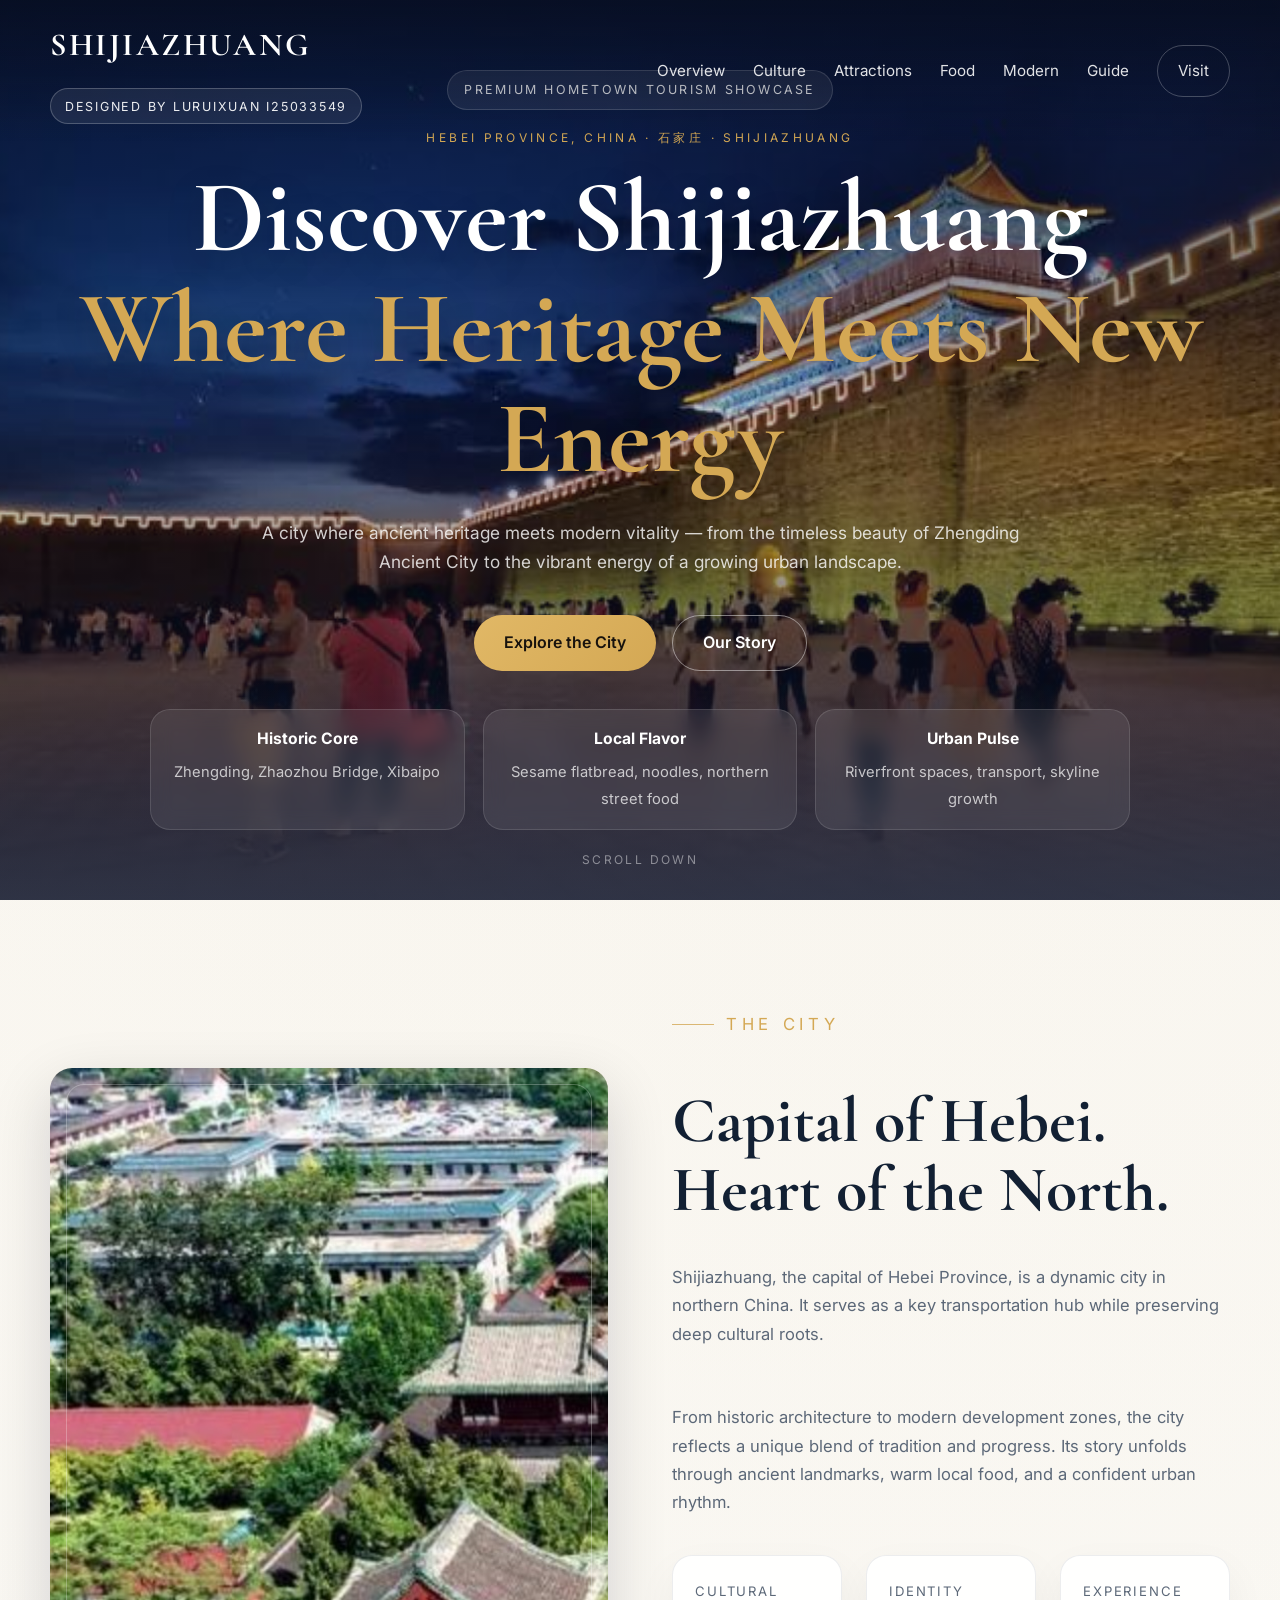
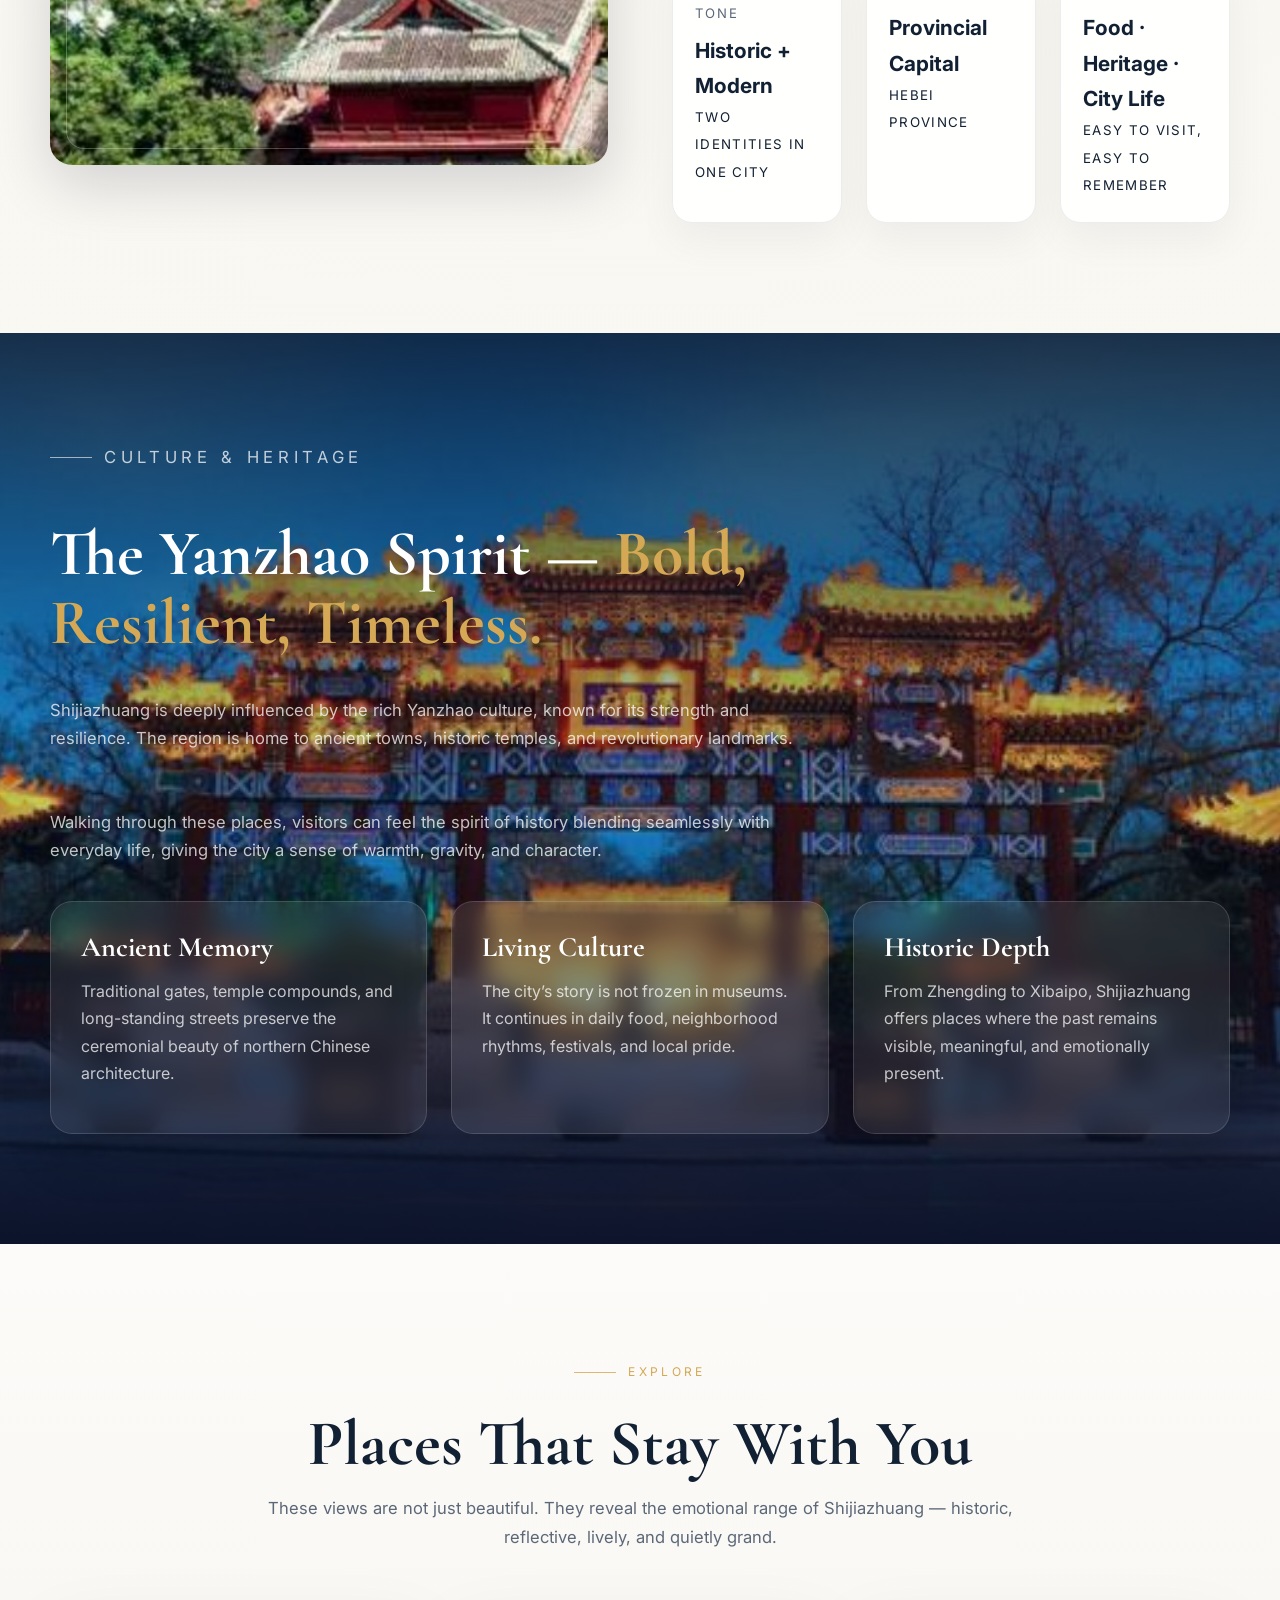
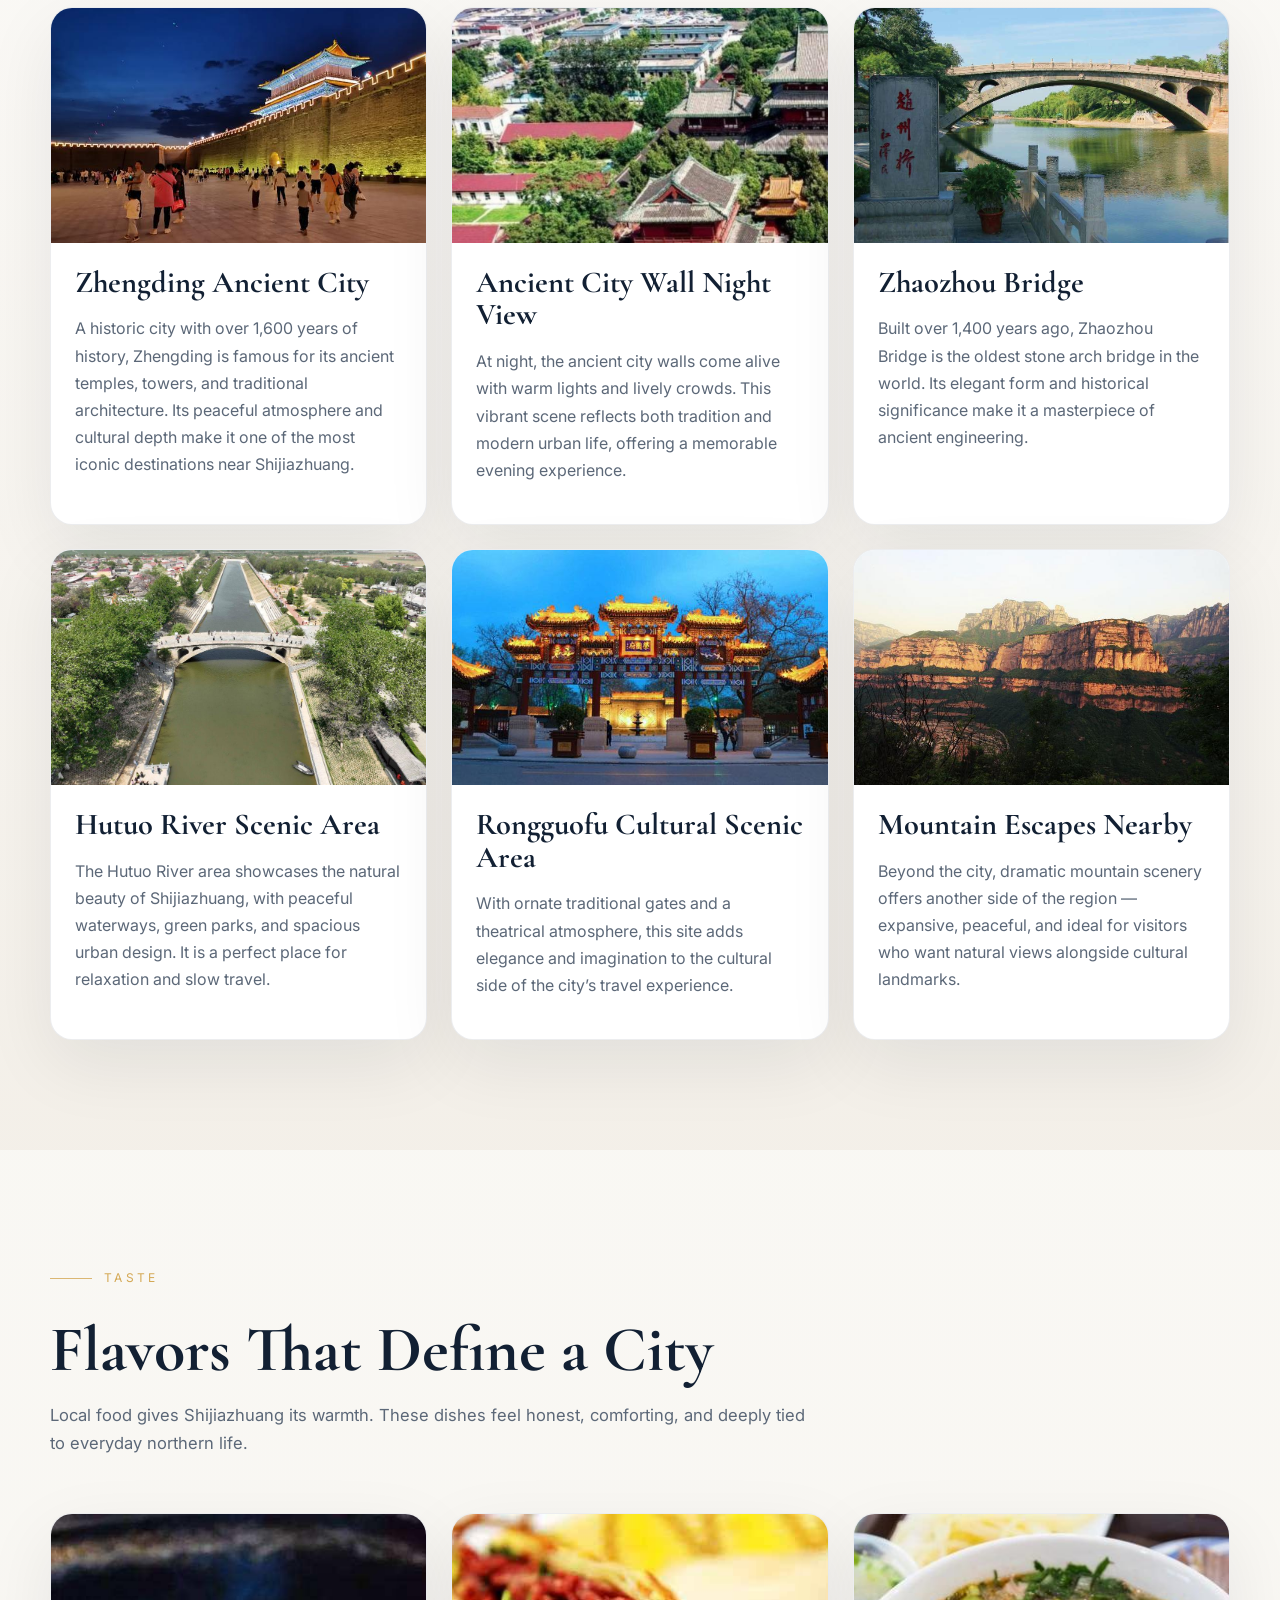
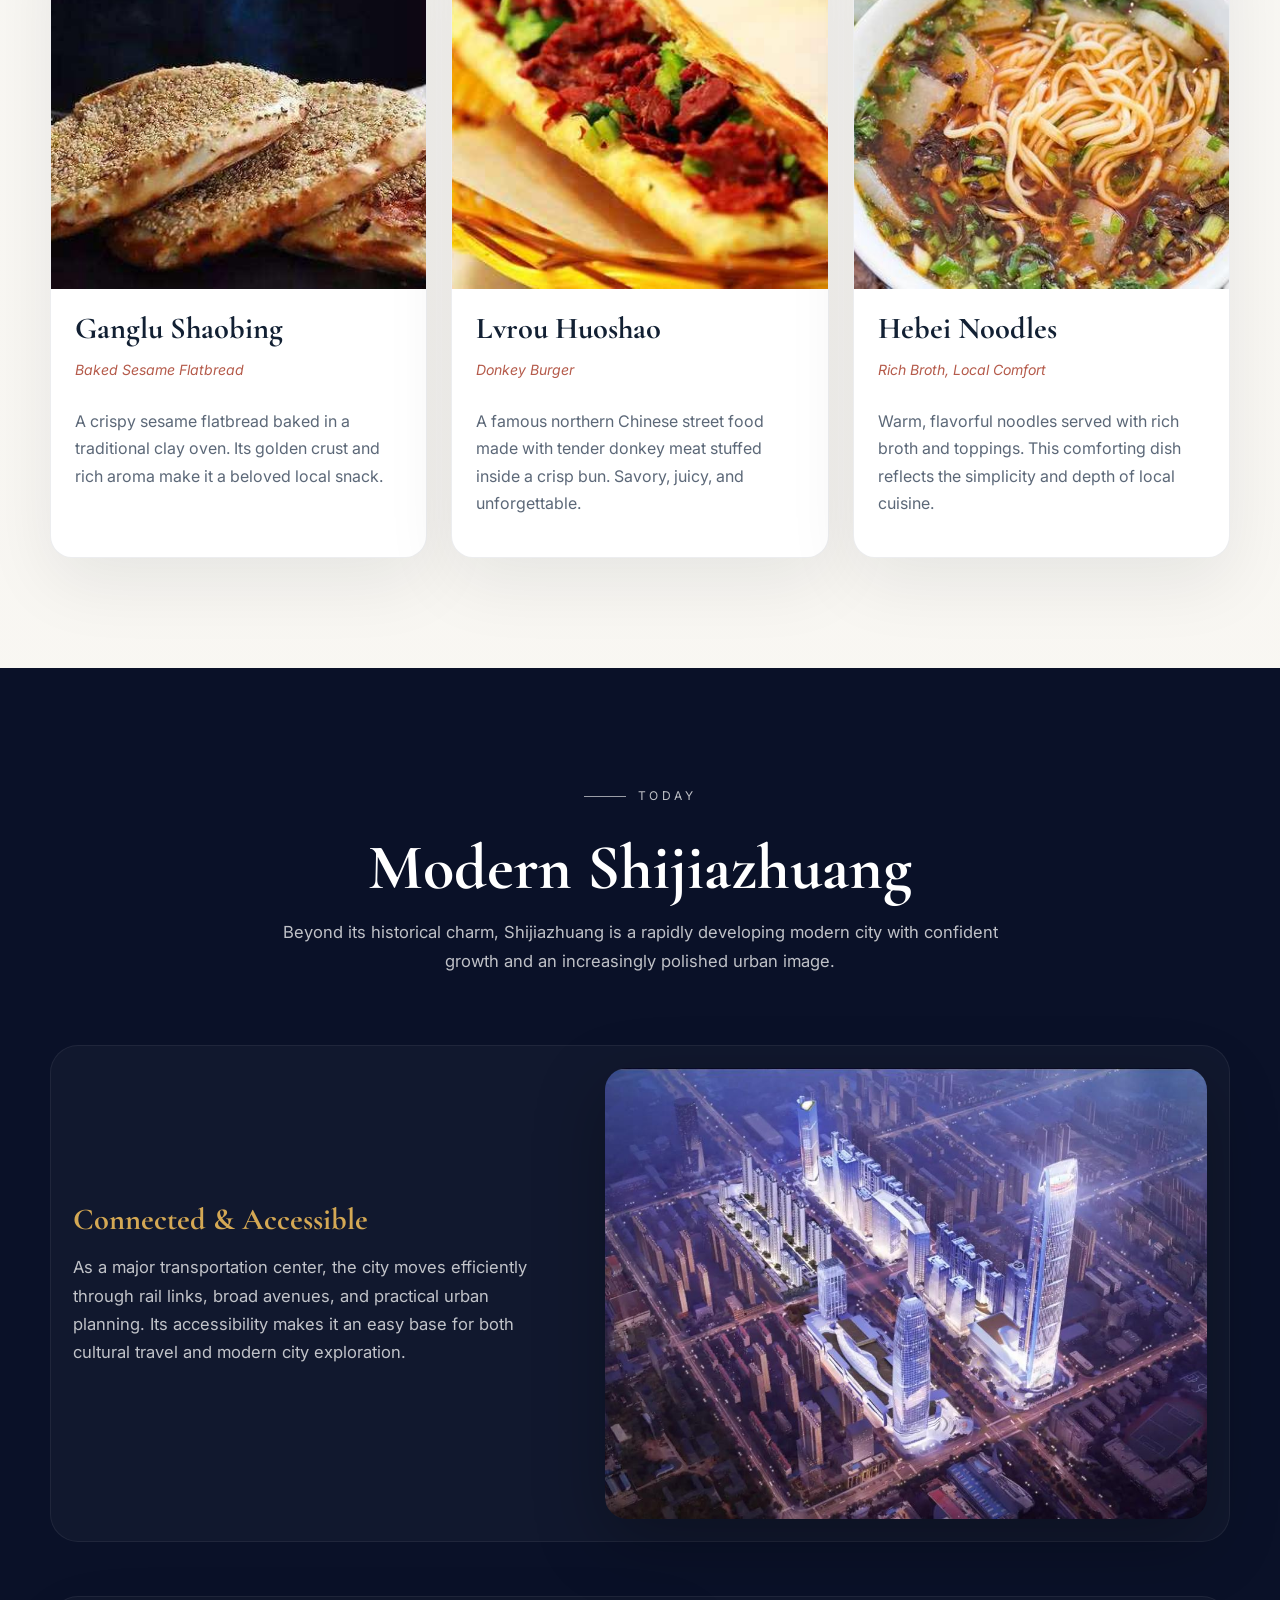
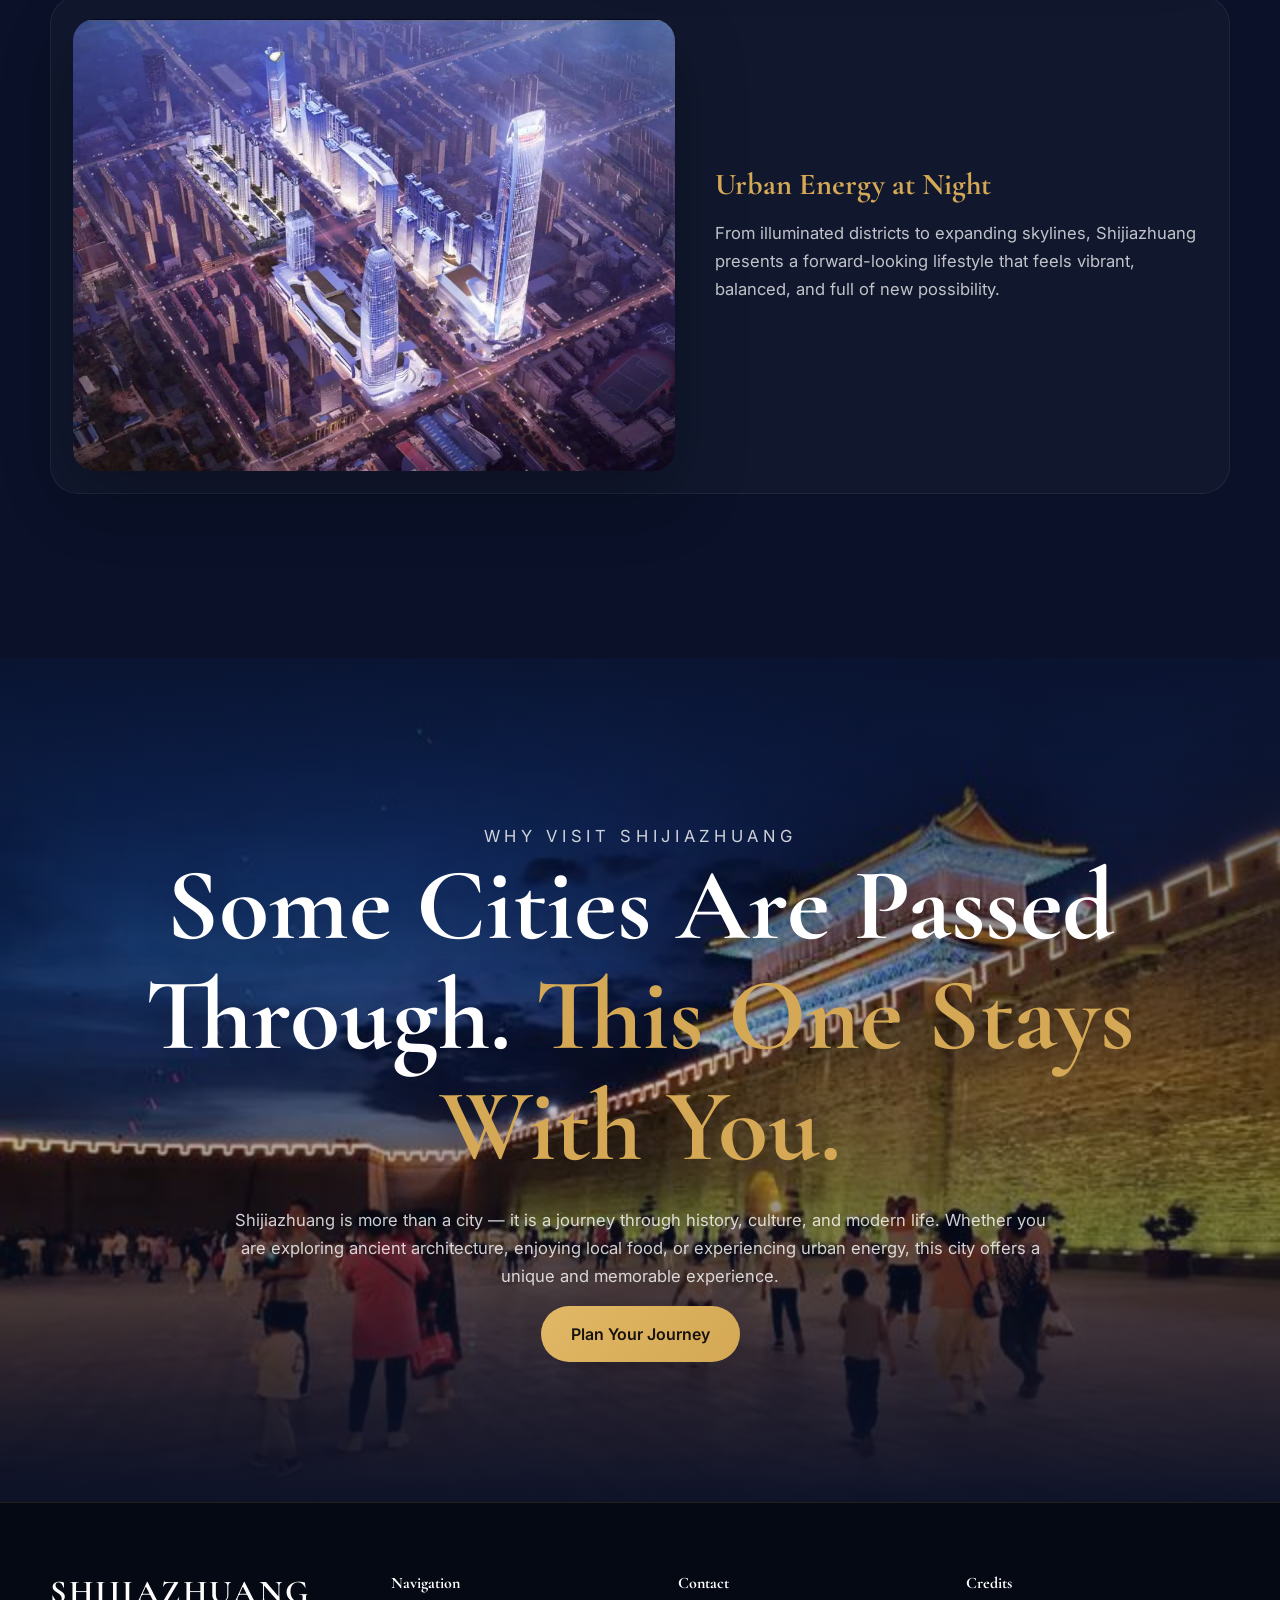
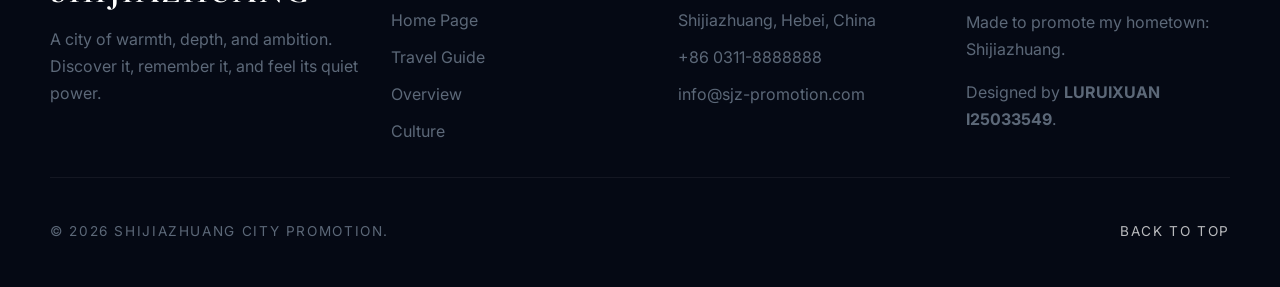
<file: index.html>
<!DOCTYPE html>
<html lang="en">
<head>
  <meta charset="UTF-8" />
  <meta name="viewport" content="width=device-width, initial-scale=1.0" />
  <title>Discover Shijiazhuang</title>
  <meta name="description" content="A premium static promotional website for Shijiazhuang, the capital of Hebei Province, China." />
  <link rel="preconnect" href="https://fonts.googleapis.com">
  <link rel="preconnect" href="https://fonts.gstatic.com" crossorigin>
  <link href="https://fonts.googleapis.com/css2?family=Cormorant+Garamond:wght@500;600;700&family=Inter:wght@300;400;500;600;700&display=swap" rel="stylesheet">
  <link rel="stylesheet" href="style.css" />
</head>
<body>
  <header class="site-header" id="top">
    <div class="container nav-wrap">
      <a class="brand brand-stack" href="index.html">
        <span class="brand-main">Shijiazhuang</span>
        <span class="brand-meta">Designed by LURUIXUAN I25033549</span>
      </a>
      <button class="menu-toggle" id="menuToggle" aria-label="Toggle menu">☰</button>
      <nav class="site-nav" id="siteNav">
        <a href="#overview">Overview</a>
        <a href="#culture">Culture</a>
        <a href="#attractions">Attractions</a>
        <a href="#food">Food</a>
        <a href="#modern">Modern</a>
        <a href="home.html">Guide</a>
        <a class="nav-cta" href="#visit">Visit</a>
      </nav>
    </div>
  </header>

  <main>
    <section class="hero">
      <div class="hero-media">
        <img src="images/hero-shijiazhuang.jpg" alt="Night view of Zhengding Ancient City near Shijiazhuang" />
      </div>
      <div class="hero-overlay"></div>
      <div class="hero-pattern"></div>
      <div class="container hero-content">
        <div class="hero-kicker">Premium Hometown Tourism Showcase</div>
        <p class="eyebrow">Hebei Province, China · 石家庄 · Shijiazhuang</p>
        <h1>Discover Shijiazhuang <span>Where Heritage Meets New Energy</span></h1>
        <p class="hero-copy">A city where ancient heritage meets modern vitality — from the timeless beauty of Zhengding Ancient City to the vibrant energy of a growing urban landscape.</p>
        <div class="hero-actions">
          <a class="btn btn-primary" href="#overview">Explore the City</a>
          <a class="btn btn-secondary" href="#culture">Our Story</a>
        </div>
        <div class="hero-note">
          <div><strong>Historic Core</strong><span>Zhengding, Zhaozhou Bridge, Xibaipo</span></div>
          <div><strong>Local Flavor</strong><span>Sesame flatbread, noodles, northern street food</span></div>
          <div><strong>Urban Pulse</strong><span>Riverfront spaces, transport, skyline growth</span></div>
        </div>
      </div>
      <div class="scroll-hint">Scroll Down</div>
    </section>

    <section class="section section-overview" id="overview">
      <div class="container split-grid">
        <div class="media-card media-card-accent scenic-frame">
          <img src="images/city-overview.jpg" alt="Aerial view of ancient architecture in Shijiazhuang region" />
        </div>
        <div class="text-stack">
          <p class="eyebrow eyebrow-line">The City</p>
          <h2>Capital of Hebei. <br>Heart of the North.</h2>
          <p>Shijiazhuang, the capital of Hebei Province, is a dynamic city in northern China. It serves as a key transportation hub while preserving deep cultural roots.</p>
          <p>From historic architecture to modern development zones, the city reflects a unique blend of tradition and progress. Its story unfolds through ancient landmarks, warm local food, and a confident urban rhythm.</p>
          <div class="stats-grid">
            <article class="stat-item">
              <span class="stat-label">Cultural Tone</span>
              <strong>Historic + Modern</strong>
              <small>Two identities in one city</small>
            </article>
            <article class="stat-item">
              <span class="stat-label">Identity</span>
              <strong>Provincial Capital</strong>
              <small>Hebei Province</small>
            </article>
            <article class="stat-item">
              <span class="stat-label">Experience</span>
              <strong>Food · Heritage · City Life</strong>
              <small>Easy to visit, easy to remember</small>
            </article>
          </div>
        </div>
      </div>
    </section>

    <section class="section section-dark culture-section" id="culture">
      <div class="section-bg">
        <img src="images/culture-history.jpg" alt="Traditional gate and cultural atmosphere of Shijiazhuang" />
      </div>
      <div class="section-dark-overlay"></div>
      <div class="container culture-content">
        <div class="text-stack narrow">
          <p class="eyebrow eyebrow-line">Culture & Heritage</p>
          <h2>The Yanzhao Spirit — <span>Bold, Resilient, Timeless.</span></h2>
          <p>Shijiazhuang is deeply influenced by the rich Yanzhao culture, known for its strength and resilience. The region is home to ancient towns, historic temples, and revolutionary landmarks.</p>
          <p>Walking through these places, visitors can feel the spirit of history blending seamlessly with everyday life, giving the city a sense of warmth, gravity, and character.</p>
        </div>
        <div class="feature-grid glass-grid">
          <article class="feature-card glass-card">
            <h3>Ancient Memory</h3>
            <p>Traditional gates, temple compounds, and long-standing streets preserve the ceremonial beauty of northern Chinese architecture.</p>
          </article>
          <article class="feature-card glass-card">
            <h3>Living Culture</h3>
            <p>The city’s story is not frozen in museums. It continues in daily food, neighborhood rhythms, festivals, and local pride.</p>
          </article>
          <article class="feature-card glass-card">
            <h3>Historic Depth</h3>
            <p>From Zhengding to Xibaipo, Shijiazhuang offers places where the past remains visible, meaningful, and emotionally present.</p>
          </article>
        </div>
      </div>
    </section>

    <section class="section section-alt" id="attractions">
      <div class="container">
        <div class="section-heading centered">
          <p class="eyebrow eyebrow-line centered-line">Explore</p>
          <h2>Places That Stay With You</h2>
          <p>These views are not just beautiful. They reveal the emotional range of Shijiazhuang — historic, reflective, lively, and quietly grand.</p>
        </div>
        <div class="card-grid attractions-grid">
          <article class="place-card">
            <img src="images/zhengding-ancient-city.jpg" alt="Zhengding Ancient City aerial view" />
            <div class="card-body">
              <h3>Zhengding Ancient City</h3>
              <p>A historic city with over 1,600 years of history, Zhengding is famous for its ancient temples, towers, and traditional architecture. Its peaceful atmosphere and cultural depth make it one of the most iconic destinations near Shijiazhuang.</p>
            </div>
          </article>
          <article class="place-card">
            <img src="images/hebei-museum.jpg" alt="Ancient city wall night view" />
            <div class="card-body">
              <h3>Ancient City Wall Night View</h3>
              <p>At night, the ancient city walls come alive with warm lights and lively crowds. This vibrant scene reflects both tradition and modern urban life, offering a memorable evening experience.</p>
            </div>
          </article>
          <article class="place-card">
            <img src="images/zhaozhou-bridge.jpg" alt="Zhaozhou Bridge over calm water" />
            <div class="card-body">
              <h3>Zhaozhou Bridge</h3>
              <p>Built over 1,400 years ago, Zhaozhou Bridge is the oldest stone arch bridge in the world. Its elegant form and historical significance make it a masterpiece of ancient engineering.</p>
            </div>
          </article>
          <article class="place-card">
            <img src="images/hutuo-river.jpg" alt="Waterfront scenic area near Shijiazhuang" />
            <div class="card-body">
              <h3>Hutuo River Scenic Area</h3>
              <p>The Hutuo River area showcases the natural beauty of Shijiazhuang, with peaceful waterways, green parks, and spacious urban design. It is a perfect place for relaxation and slow travel.</p>
            </div>
          </article>
          <article class="place-card">
            <img src="images/rongguofu.jpg" alt="Traditional ornamental gate illuminated at dusk" />
            <div class="card-body">
              <h3>Rongguofu Cultural Scenic Area</h3>
              <p>With ornate traditional gates and a theatrical atmosphere, this site adds elegance and imagination to the cultural side of the city’s travel experience.</p>
            </div>
          </article>
          <article class="place-card">
            <img src="images/xibaipo.jpg" alt="Mountain landscape near Shijiazhuang" />
            <div class="card-body">
              <h3>Mountain Escapes Nearby</h3>
              <p>Beyond the city, dramatic mountain scenery offers another side of the region — expansive, peaceful, and ideal for visitors who want natural views alongside cultural landmarks.</p>
            </div>
          </article>
        </div>
      </div>
    </section>

    <section class="section" id="food">
      <div class="container">
        <div class="section-heading">
          <p class="eyebrow eyebrow-line">Taste</p>
          <h2>Flavors That Define a City</h2>
          <p>Local food gives Shijiazhuang its warmth. These dishes feel honest, comforting, and deeply tied to everyday northern life.</p>
        </div>
        <div class="card-grid food-grid food-grid-three">
          <article class="food-card">
            <img src="images/food-ganglu-shaobing.jpg" alt="Ganglu Shaobing" />
            <div class="food-caption">
              <h3>Ganglu Shaobing</h3>
              <span>Baked Sesame Flatbread</span>
              <p>A crispy sesame flatbread baked in a traditional clay oven. Its golden crust and rich aroma make it a beloved local snack.</p>
            </div>
          </article>
          <article class="food-card">
            <img src="images/food-lvrou-huoshao.jpg" alt="Lvrou Huoshao" />
            <div class="food-caption">
              <h3>Lvrou Huoshao</h3>
              <span>Donkey Burger</span>
              <p>A famous northern Chinese street food made with tender donkey meat stuffed inside a crisp bun. Savory, juicy, and unforgettable.</p>
            </div>
          </article>
          <article class="food-card">
            <img src="images/food-noodles.jpg" alt="Hebei noodles" />
            <div class="food-caption">
              <h3>Hebei Noodles</h3>
              <span>Rich Broth, Local Comfort</span>
              <p>Warm, flavorful noodles served with rich broth and toppings. This comforting dish reflects the simplicity and depth of local cuisine.</p>
            </div>
          </article>
        </div>
      </div>
    </section>

    <section class="section section-dark modern-section" id="modern">
      <div class="container">
        <div class="section-heading centered light">
          <p class="eyebrow eyebrow-line centered-line">Today</p>
          <h2>Modern Shijiazhuang</h2>
          <p>Beyond its historical charm, Shijiazhuang is a rapidly developing modern city with confident growth and an increasingly polished urban image.</p>
        </div>
        <div class="story-block story-lift">
          <div class="story-text">
            <h3>Connected & Accessible</h3>
            <p>As a major transportation center, the city moves efficiently through rail links, broad avenues, and practical urban planning. Its accessibility makes it an easy base for both cultural travel and modern city exploration.</p>
          </div>
          <div class="story-media">
            <img src="images/modern-connectivity.jpg" alt="Modern skyline of Shijiazhuang" />
          </div>
        </div>
        <div class="story-block reverse story-lift">
          <div class="story-text">
            <h3>Urban Energy at Night</h3>
            <p>From illuminated districts to expanding skylines, Shijiazhuang presents a forward-looking lifestyle that feels vibrant, balanced, and full of new possibility.</p>
          </div>
          <div class="story-media">
            <img src="images/modern-lifestyle.jpg" alt="Nighttime aerial city view" />
          </div>
        </div>
      </div>
    </section>

    <section class="section cta-section" id="visit">
      <div class="cta-bg">
        <img src="images/visit-shijiazhuang.jpg" alt="Scenic view inviting travelers to visit Shijiazhuang" />
      </div>
      <div class="cta-overlay"></div>
      <div class="container cta-content">
        <p class="eyebrow">Why Visit Shijiazhuang</p>
        <h2>Some Cities Are Passed Through. <span>This One Stays With You.</span></h2>
        <p>Shijiazhuang is more than a city — it is a journey through history, culture, and modern life. Whether you are exploring ancient architecture, enjoying local food, or experiencing urban energy, this city offers a unique and memorable experience.</p>
        <a class="btn btn-primary" href="home.html">Plan Your Journey</a>
      </div>
    </section>
  </main>

  <footer class="site-footer">
    <div class="container footer-grid">
      <div>
        <h3>Shijiazhuang</h3>
        <p>A city of warmth, depth, and ambition. Discover it, remember it, and feel its quiet power.</p>
      </div>
      <div>
        <h4>Navigation</h4>
        <ul>
          <li><a href="index.html">Home Page</a></li>
          <li><a href="home.html">Travel Guide</a></li>
          <li><a href="#overview">Overview</a></li>
          <li><a href="#culture">Culture</a></li>
        </ul>
      </div>
      <div>
        <h4>Contact</h4>
        <ul>
          <li>Shijiazhuang, Hebei, China</li>
          <li>+86 0311-8888888</li>
          <li>info@sjz-promotion.com</li>
        </ul>
      </div>
      <div>
        <h4>Credits</h4>
        <p>Made to promote my hometown: Shijiazhuang.</p>
        <p>Designed by <strong>LURUIXUAN I25033549</strong>.</p>
      </div>
    </div>
    <div class="container footer-bottom">
      <p>© 2026 Shijiazhuang City Promotion.</p>
      <div>
        <a href="#top">Back to Top</a>
      </div>
    </div>
  </footer>

  <script>
    const toggle = document.getElementById('menuToggle');
    const nav = document.getElementById('siteNav');
    const header = document.querySelector('.site-header');
    toggle.addEventListener('click', () => nav.classList.toggle('open'));
    document.querySelectorAll('#siteNav a').forEach(link => {
      link.addEventListener('click', () => nav.classList.remove('open'));
    });
    window.addEventListener('scroll', () => {
      if (window.scrollY > 40) header.classList.add('scrolled');
      else header.classList.remove('scrolled');
    });
  </script>
</body>
</html>
</file>
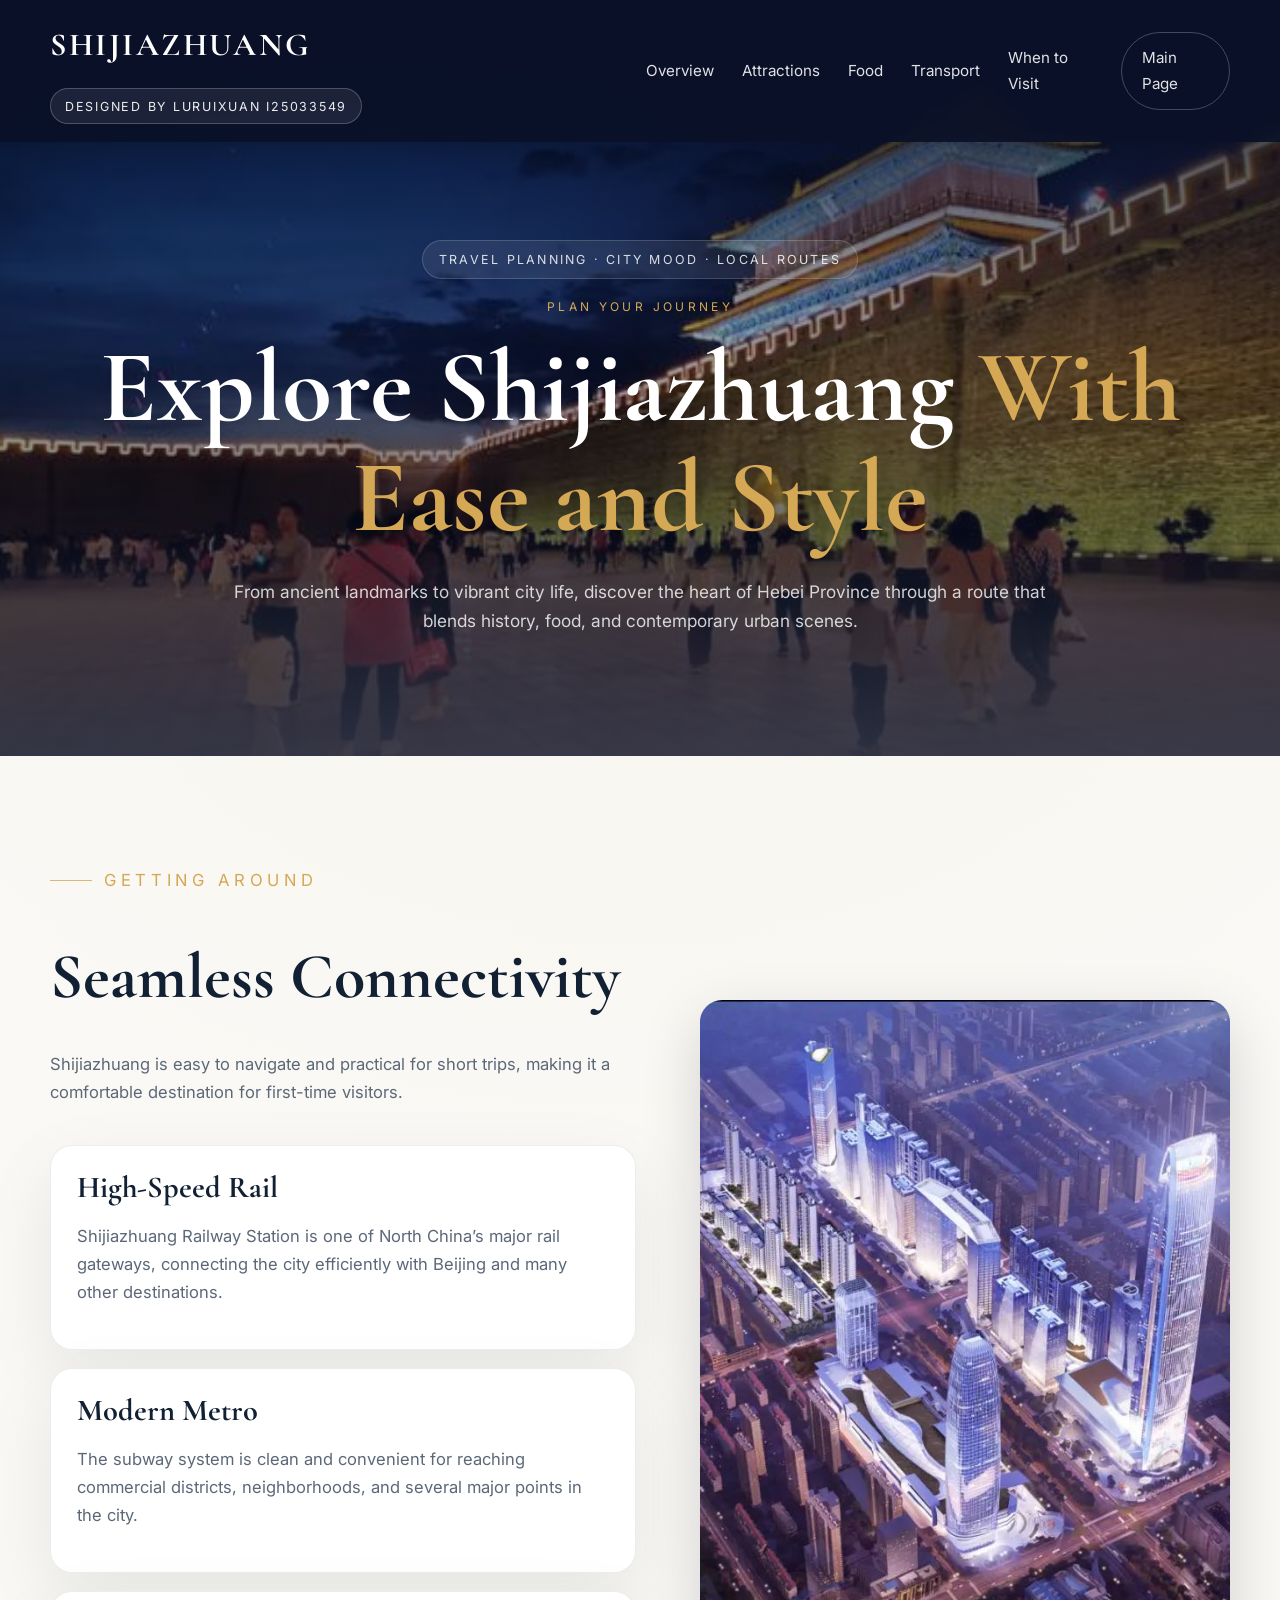
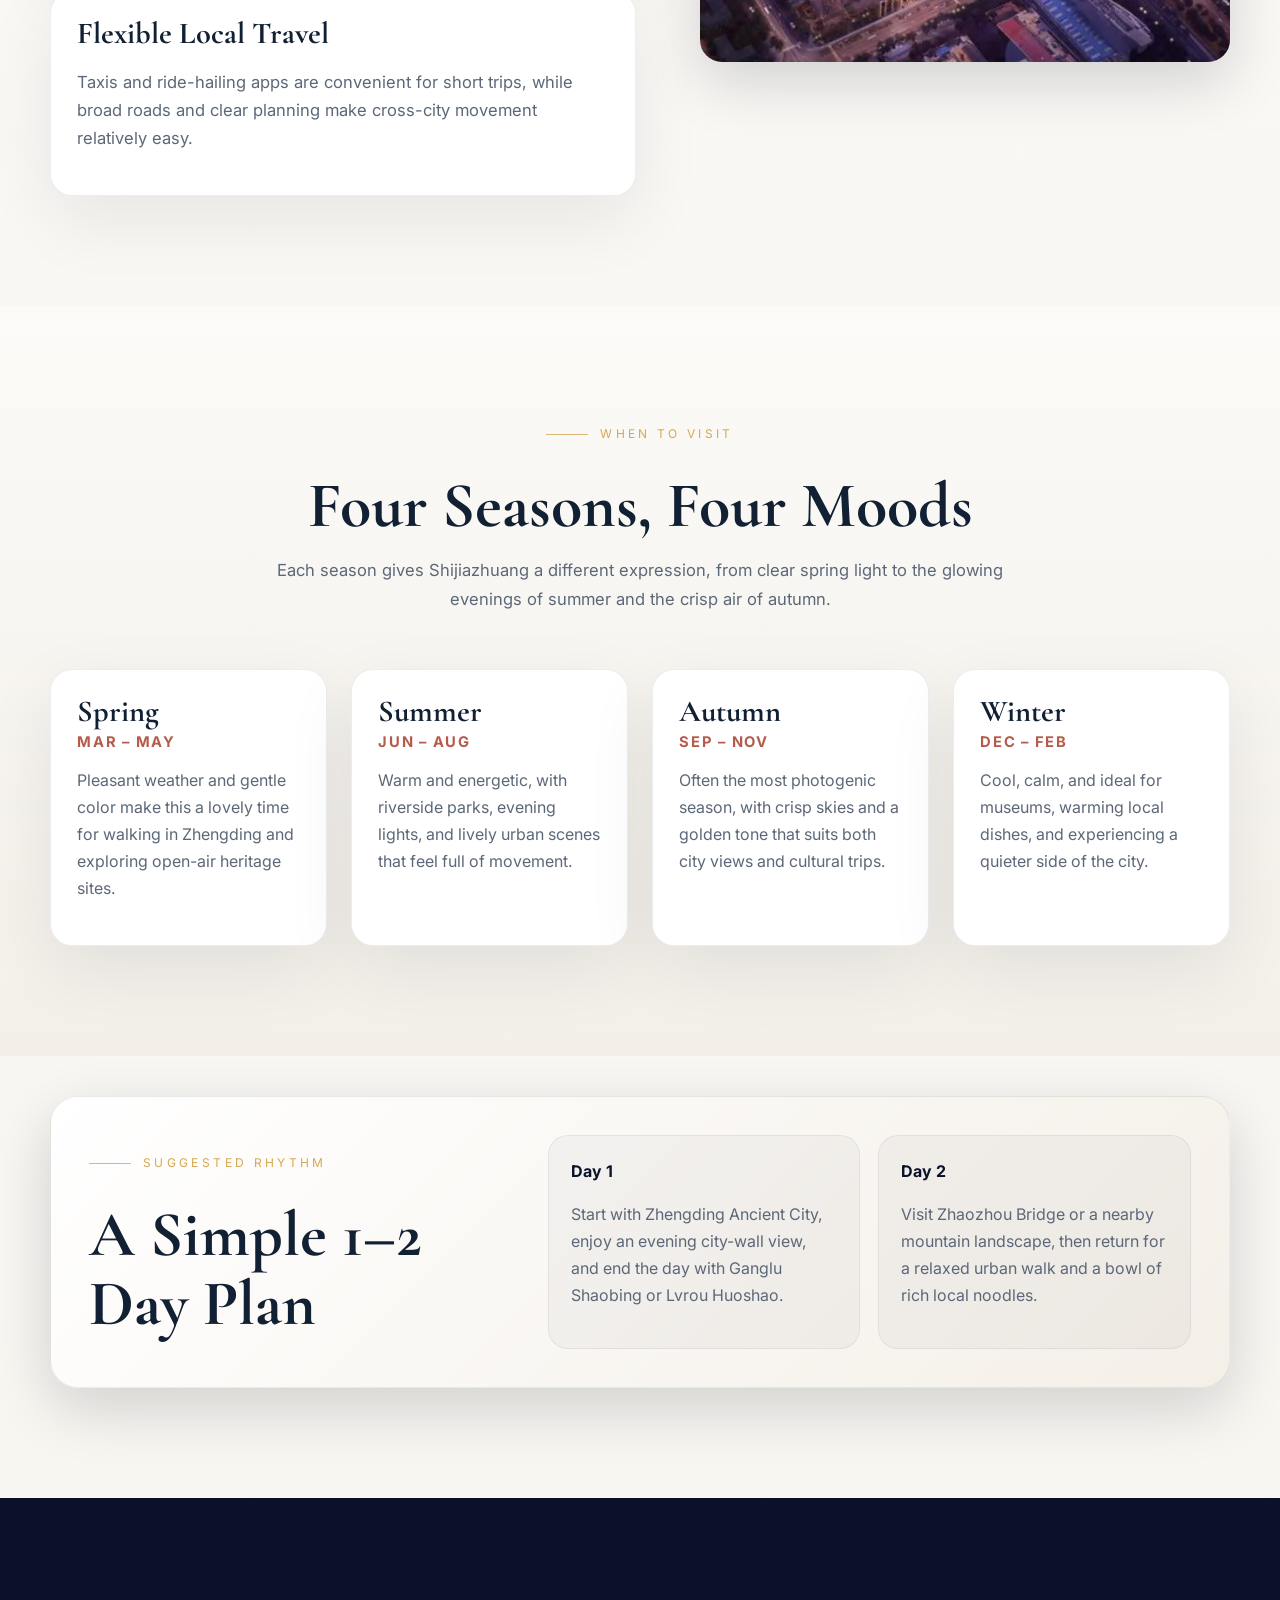
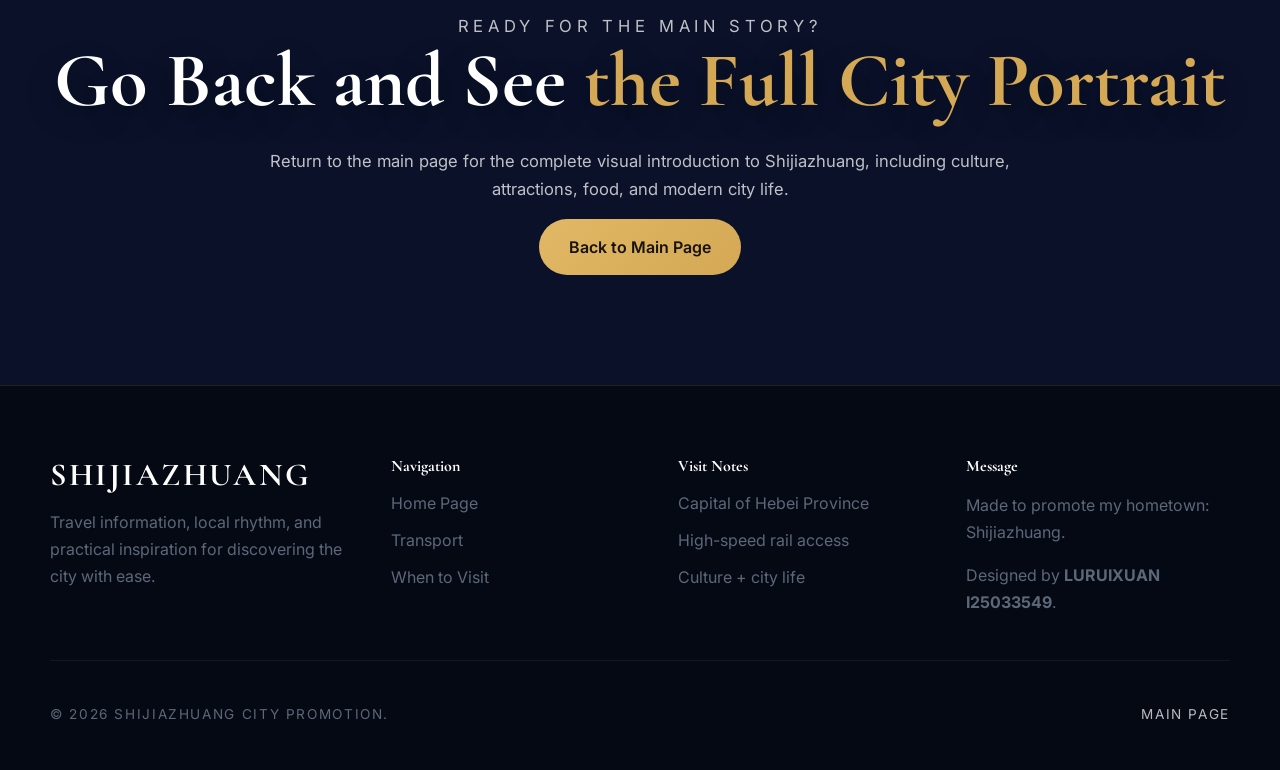
<file: home.html>
<!DOCTYPE html>
<html lang="en">
<head>
  <meta charset="UTF-8" />
  <meta name="viewport" content="width=device-width, initial-scale=1.0" />
  <title>Shijiazhuang Travel Guide</title>
  <meta name="description" content="Travel guide page for Shijiazhuang with transport tips, seasonal highlights, and visit planning." />
  <link rel="preconnect" href="https://fonts.googleapis.com">
  <link rel="preconnect" href="https://fonts.gstatic.com" crossorigin>
  <link href="https://fonts.googleapis.com/css2?family=Cormorant+Garamond:wght@500;600;700&family=Inter:wght@300;400;500;600;700&display=swap" rel="stylesheet">
  <link rel="stylesheet" href="style.css" />
</head>
<body>
  <header class="site-header scrolled">
    <div class="container nav-wrap">
      <a class="brand brand-stack" href="index.html">
        <span class="brand-main">Shijiazhuang</span>
        <span class="brand-meta">Designed by LURUIXUAN I25033549</span>
      </a>
      <button class="menu-toggle" id="menuToggle" aria-label="Toggle menu">☰</button>
      <nav class="site-nav" id="siteNav">
        <a href="index.html#overview">Overview</a>
        <a href="index.html#attractions">Attractions</a>
        <a href="index.html#food">Food</a>
        <a href="home.html#transport">Transport</a>
        <a href="home.html#season">When to Visit</a>
        <a class="nav-cta" href="index.html#visit">Main Page</a>
      </nav>
    </div>
  </header>

  <main>
    <section class="sub-hero">
      <div class="hero-media">
        <img src="images/guide-hero.jpg" alt="Night travel atmosphere in Shijiazhuang" />
      </div>
      <div class="hero-overlay soft"></div>
      <div class="hero-pattern"></div>
      <div class="container hero-content compact">
        <div class="hero-kicker">Travel Planning · City Mood · Local Routes</div>
        <p class="eyebrow">Plan Your Journey</p>
        <h1>Explore Shijiazhuang <span>With Ease and Style</span></h1>
        <p class="hero-copy">From ancient landmarks to vibrant city life, discover the heart of Hebei Province through a route that blends history, food, and contemporary urban scenes.</p>
      </div>
    </section>

    <section class="section" id="transport">
      <div class="container split-grid alt-split">
        <div class="text-stack">
          <p class="eyebrow eyebrow-line">Getting Around</p>
          <h2>Seamless Connectivity</h2>
          <p>Shijiazhuang is easy to navigate and practical for short trips, making it a comfortable destination for first-time visitors.</p>
          <div class="info-list">
            <article class="info-card">
              <h3>High-Speed Rail</h3>
              <p>Shijiazhuang Railway Station is one of North China’s major rail gateways, connecting the city efficiently with Beijing and many other destinations.</p>
            </article>
            <article class="info-card">
              <h3>Modern Metro</h3>
              <p>The subway system is clean and convenient for reaching commercial districts, neighborhoods, and several major points in the city.</p>
            </article>
            <article class="info-card">
              <h3>Flexible Local Travel</h3>
              <p>Taxis and ride-hailing apps are convenient for short trips, while broad roads and clear planning make cross-city movement relatively easy.</p>
            </article>
          </div>
        </div>
        <div class="media-card offset-card scenic-frame">
          <img src="images/transport-station.jpg" alt="Modern travel and city access in Shijiazhuang" />
        </div>
      </div>
    </section>

    <section class="section section-alt" id="season">
      <div class="container">
        <div class="section-heading centered">
          <p class="eyebrow eyebrow-line centered-line">When to Visit</p>
          <h2>Four Seasons, Four Moods</h2>
          <p>Each season gives Shijiazhuang a different expression, from clear spring light to the glowing evenings of summer and the crisp air of autumn.</p>
        </div>
        <div class="season-grid">
          <article class="season-card">
            <h3>Spring <span>Mar – May</span></h3>
            <p>Pleasant weather and gentle color make this a lovely time for walking in Zhengding and exploring open-air heritage sites.</p>
          </article>
          <article class="season-card">
            <h3>Summer <span>Jun – Aug</span></h3>
            <p>Warm and energetic, with riverside parks, evening lights, and lively urban scenes that feel full of movement.</p>
          </article>
          <article class="season-card">
            <h3>Autumn <span>Sep – Nov</span></h3>
            <p>Often the most photogenic season, with crisp skies and a golden tone that suits both city views and cultural trips.</p>
          </article>
          <article class="season-card">
            <h3>Winter <span>Dec – Feb</span></h3>
            <p>Cool, calm, and ideal for museums, warming local dishes, and experiencing a quieter side of the city.</p>
          </article>
        </div>
      </div>
    </section>

    <section class="section guide-banner">
      <div class="container guide-banner-box">
        <div>
          <p class="eyebrow eyebrow-line">Suggested Rhythm</p>
          <h2>A Simple 1–2 Day Plan</h2>
        </div>
        <div class="mini-timeline">
          <div>
            <strong>Day 1</strong>
            <p>Start with Zhengding Ancient City, enjoy an evening city-wall view, and end the day with Ganglu Shaobing or Lvrou Huoshao.</p>
          </div>
          <div>
            <strong>Day 2</strong>
            <p>Visit Zhaozhou Bridge or a nearby mountain landscape, then return for a relaxed urban walk and a bowl of rich local noodles.</p>
          </div>
        </div>
      </div>
    </section>

    <section class="section section-dark guide-cta">
      <div class="container cta-content small-cta">
        <p class="eyebrow">Ready for the Main Story?</p>
        <h2>Go Back and See <span>the Full City Portrait</span></h2>
        <p>Return to the main page for the complete visual introduction to Shijiazhuang, including culture, attractions, food, and modern city life.</p>
        <a class="btn btn-primary" href="index.html">Back to Main Page</a>
      </div>
    </section>
  </main>

  <footer class="site-footer">
    <div class="container footer-grid">
      <div>
        <h3>Shijiazhuang</h3>
        <p>Travel information, local rhythm, and practical inspiration for discovering the city with ease.</p>
      </div>
      <div>
        <h4>Navigation</h4>
        <ul>
          <li><a href="index.html">Home Page</a></li>
          <li><a href="#transport">Transport</a></li>
          <li><a href="#season">When to Visit</a></li>
        </ul>
      </div>
      <div>
        <h4>Visit Notes</h4>
        <ul>
          <li>Capital of Hebei Province</li>
          <li>High-speed rail access</li>
          <li>Culture + city life</li>
        </ul>
      </div>
      <div>
        <h4>Message</h4>
        <p>Made to promote my hometown: Shijiazhuang.</p>
        <p>Designed by <strong>LURUIXUAN I25033549</strong>.</p>
      </div>
    </div>
    <div class="container footer-bottom">
      <p>© 2026 Shijiazhuang City Promotion.</p>
      <div><a href="index.html">Main Page</a></div>
    </div>
  </footer>

  <script>
    const toggle = document.getElementById('menuToggle');
    const nav = document.getElementById('siteNav');
    toggle.addEventListener('click', () => nav.classList.toggle('open'));
    document.querySelectorAll('#siteNav a').forEach(link => {
      link.addEventListener('click', () => nav.classList.remove('open'));
    });
  </script>
</body>
</html>
</file>
<file: style.css>
:root {
  --bg: #f7f5f0;
  --surface: #ffffff;
  --surface-soft: #f3efe8;
  --text: #122033;
  --muted: #5c6878;
  --primary: #0a1128;
  --primary-2: #0f1d3d;
  --accent: #d4a854;
  --accent-2: #b55b4b;
  --border: rgba(18, 32, 51, 0.08);
  --shadow: 0 20px 60px rgba(4, 12, 30, 0.16);
  --shadow-soft: 0 24px 70px rgba(7, 20, 42, 0.08);
  --radius: 22px;
  --container: 1180px;
}

* { box-sizing: border-box; }
html { scroll-behavior: smooth; }
body {
  margin: 0;
  font-family: 'Inter', sans-serif;
  color: var(--text);
  background:
    radial-gradient(circle at top, rgba(212,168,84,0.07), transparent 30%),
    linear-gradient(to bottom, #fbfaf7, var(--bg));
  line-height: 1.7;
}
img { display: block; width: 100%; }
a { color: inherit; text-decoration: none; }
p, li { color: var(--muted); }
h1, h2, h3, h4 {
  margin: 0;
  color: var(--text);
  line-height: 1.08;
  font-family: 'Cormorant Garamond', serif;
}
.container {
  width: min(calc(100% - 48px), var(--container));
  margin: 0 auto;
}

.site-header {
  position: fixed;
  inset: 0 0 auto 0;
  z-index: 50;
  padding: 18px 0;
  background: linear-gradient(to bottom, rgba(5, 9, 20, 0.45), transparent);
  transition: 0.35s ease;
}
.site-header.scrolled,
.site-header:hover {
  background: rgba(10, 17, 40, 0.92);
  backdrop-filter: blur(12px);
  box-shadow: 0 8px 30px rgba(0,0,0,0.16);
}
.nav-wrap {
  display: flex;
  align-items: center;
  justify-content: space-between;
  gap: 24px;
}
.brand {
  color: #fff;
}
.brand-stack {
  display: flex;
  align-items: center;
  gap: 16px;
  flex-wrap: wrap;
}
.brand-main {
  font-family: 'Cormorant Garamond', serif;
  font-size: 2rem;
  font-weight: 700;
  letter-spacing: 0.08em;
  text-transform: uppercase;
}
.brand-meta {
  display: inline-flex;
  align-items: center;
  min-height: 36px;
  padding: 0 14px;
  border-radius: 999px;
  border: 1px solid rgba(255,255,255,0.22);
  background: rgba(255,255,255,0.08);
  font-size: 0.78rem;
  letter-spacing: 0.14em;
  text-transform: uppercase;
  color: rgba(255,255,255,0.92);
  white-space: nowrap;
}
.site-nav {
  display: flex;
  align-items: center;
  gap: 28px;
}
.site-nav a {
  color: rgba(255,255,255,0.88);
  font-size: 0.95rem;
  transition: color 0.25s ease, transform 0.25s ease;
}
.site-nav a:hover { color: var(--accent); }
.nav-cta {
  padding: 12px 20px;
  border: 1px solid rgba(255,255,255,0.24);
  border-radius: 999px;
}
.menu-toggle {
  display: none;
  border: 0;
  background: transparent;
  color: #fff;
  font-size: 1.8rem;
}

.hero,
.sub-hero,
.cta-section {
  position: relative;
  overflow: hidden;
}
.hero {
  min-height: 100vh;
  display: flex;
  align-items: center;
}
.sub-hero {
  min-height: 84vh;
  display: flex;
  align-items: center;
}
.hero-media,
.cta-bg,
.section-bg {
  position: absolute;
  inset: 0;
}
.hero-media img,
.cta-bg img,
.section-bg img {
  width: 100%;
  height: 100%;
  object-fit: cover;
}
.hero-media img { transform: scale(1.03); }
.hero-overlay,
.cta-overlay,
.section-dark-overlay {
  position: absolute;
  inset: 0;
  background: linear-gradient(to top, rgba(10, 17, 40, 0.96), rgba(10, 17, 40, 0.18), rgba(10, 17, 40, 0.84));
}
.hero-overlay.soft { background: linear-gradient(to top, rgba(10,17,40,0.88), rgba(10,17,40,0.34), rgba(10,17,40,0.9)); }
.hero-pattern {
  position: absolute;
  inset: auto 0 0 0;
  height: 220px;
  background: linear-gradient(to top, rgba(247,245,240,0.14), transparent);
  z-index: 1;
}
.hero-content,
.cta-content {
  position: relative;
  z-index: 2;
  text-align: center;
  color: #fff;
}
.hero-content.compact { padding-top: 120px; }
.hero-kicker {
  display: inline-block;
  margin-bottom: 18px;
  padding: 8px 16px;
  border-radius: 999px;
  background: rgba(255,255,255,0.08);
  border: 1px solid rgba(255,255,255,0.16);
  color: rgba(255,255,255,0.84);
  font-size: 0.78rem;
  letter-spacing: 0.18em;
  text-transform: uppercase;
}
.eyebrow {
  margin: 0 0 14px;
  text-transform: uppercase;
  letter-spacing: 0.28em;
  font-size: 0.75rem;
  color: var(--accent);
}
.eyebrow-line {
  display: inline-flex;
  align-items: center;
  gap: 12px;
}
.eyebrow-line::before {
  content: "";
  width: 42px;
  height: 1px;
  background: currentColor;
  opacity: 0.8;
}
.centered-line { justify-content: center; }
.hero h1,
.sub-hero h1,
.cta-content h2 {
  font-size: clamp(3.3rem, 8vw, 6.5rem);
  color: #fff;
  text-shadow: 0 10px 35px rgba(0,0,0,0.22);
}
.hero h1 span,
.sub-hero h1 span,
.cta-content h2 span,
.culture-section h2 span { color: var(--accent); }
.hero-copy,
.cta-content p,
.sub-hero .hero-copy {
  max-width: 820px;
  margin: 24px auto 0;
  color: rgba(255,255,255,0.8);
  font-size: 1.08rem;
}
.hero-actions {
  display: flex;
  justify-content: center;
  gap: 16px;
  flex-wrap: wrap;
  margin-top: 38px;
}
.hero-note {
  width: min(100%, 980px);
  margin: 38px auto 0;
  display: grid;
  grid-template-columns: repeat(3, 1fr);
  gap: 18px;
}
.hero-note div {
  padding: 16px 18px;
  border-radius: 20px;
  background: rgba(255,255,255,0.08);
  border: 1px solid rgba(255,255,255,0.12);
  backdrop-filter: blur(10px);
}
.hero-note strong {
  display: block;
  margin-bottom: 6px;
  color: #fff;
  font-size: 0.98rem;
}
.hero-note span {
  color: rgba(255,255,255,0.72);
  font-size: 0.92rem;
}
.scroll-hint {
  position: absolute;
  bottom: 30px;
  left: 50%;
  transform: translateX(-50%);
  color: rgba(255,255,255,0.45);
  text-transform: uppercase;
  letter-spacing: 0.2em;
  font-size: 0.75rem;
  z-index: 2;
}

.btn {
  display: inline-flex;
  align-items: center;
  justify-content: center;
  min-height: 56px;
  padding: 0 30px;
  border-radius: 999px;
  font-weight: 600;
  transition: transform 0.25s ease, background 0.25s ease, color 0.25s ease, border-color 0.25s ease, box-shadow 0.25s ease;
}
.btn:hover {
  transform: translateY(-3px);
  box-shadow: 0 16px 30px rgba(0,0,0,0.14);
}
.btn-primary {
  background: linear-gradient(135deg, #e1b866, var(--accent));
  color: #17120d;
}
.btn-primary:hover { background: linear-gradient(135deg, #ebc374, #d7a240); }
.btn-secondary {
  border: 1px solid rgba(255,255,255,0.46);
  color: #fff;
}
.btn-secondary:hover {
  background: #fff;
  color: var(--primary);
}

.section {
  position: relative;
  padding: 110px 0;
}
.section-alt {
  background:
    linear-gradient(to bottom, rgba(255,255,255,0.4), rgba(243,239,232,0.95));
}
.section-dark {
  background: var(--primary);
  color: #fff;
}
.section-dark h2,
.section-dark h3,
.section-dark h4 { color: #fff; }
.section-dark p,
.section-dark li { color: rgba(255,255,255,0.74); }
.section-heading {
  max-width: 760px;
  margin-bottom: 56px;
}
.section-heading.centered {
  margin-left: auto;
  margin-right: auto;
  text-align: center;
}
.section-heading h2,
.text-stack h2,
.guide-banner-box h2 {
  font-size: clamp(2.6rem, 5vw, 4.2rem);
  margin-top: 12px;
}
.section-heading p:last-child,
.text-stack p,
.cta-content p,
.story-text p { font-size: 1.04rem; }
.light p { color: rgba(255,255,255,0.74); }

.split-grid {
  display: grid;
  grid-template-columns: 1fr 1fr;
  gap: 64px;
  align-items: center;
}
.alt-split { grid-template-columns: 1.05fr 0.95fr; }
.text-stack { display: flex; flex-direction: column; gap: 22px; }
.text-stack.narrow { max-width: 760px; }
.media-card {
  position: relative;
  border-radius: var(--radius);
  overflow: hidden;
  box-shadow: var(--shadow);
}
.media-card img {
  aspect-ratio: 4 / 5;
  object-fit: cover;
  transition: transform 0.5s ease;
}
.media-card:hover img,
.place-card:hover img,
.food-card:hover img,
.story-media:hover img { transform: scale(1.05); }
.media-card-accent::before {
  content: "";
  position: absolute;
  inset: -18px;
  border-radius: calc(var(--radius) + 8px);
  background: rgba(212, 168, 84, 0.15);
  z-index: -1;
}
.scenic-frame::after {
  content: "";
  position: absolute;
  inset: 16px;
  border: 1px solid rgba(255,255,255,0.26);
  border-radius: 18px;
  pointer-events: none;
}
.offset-card::after {
  content: "";
  position: absolute;
  width: 180px;
  height: 180px;
  background: rgba(212,168,84,0.14);
  right: -26px;
  bottom: -26px;
  z-index: -1;
  border-radius: 50%;
}

.stats-grid,
.feature-grid,
.card-grid,
.season-grid,
.footer-grid {
  display: grid;
  gap: 24px;
}
.stats-grid { grid-template-columns: repeat(3, 1fr); }
.stat-item {
  padding: 24px 22px;
  border-radius: 20px;
  background: rgba(255,255,255,0.92);
  border: 1px solid var(--border);
  box-shadow: 0 16px 40px rgba(8, 18, 35, 0.05);
}
.stat-label {
  display: block;
  margin-bottom: 8px;
  color: var(--muted);
  font-size: 0.82rem;
  text-transform: uppercase;
  letter-spacing: 0.14em;
}
.stat-item strong {
  display: block;
  font-size: 1.3rem;
  color: var(--text);
}
.stat-item small { text-transform: uppercase; letter-spacing: 0.1em; }

.culture-section { min-height: 760px; }
.culture-content { position: relative; z-index: 2; }
.glass-grid { grid-template-columns: repeat(3, 1fr); margin-top: 20px; }
.glass-card {
  background: rgba(255,255,255,0.08);
  border: 1px solid rgba(255,255,255,0.14);
  backdrop-filter: blur(12px);
  border-radius: 22px;
  padding: 30px;
  box-shadow: 0 22px 50px rgba(0,0,0,0.16);
}
.feature-card h3 { margin-bottom: 10px; font-size: 1.75rem; }

.attractions-grid { grid-template-columns: repeat(3, 1fr); }
.place-card,
.food-card,
.season-card,
.info-card {
  background: #fff;
  border-radius: 22px;
  overflow: hidden;
  border: 1px solid var(--border);
  box-shadow: var(--shadow-soft);
}
.place-card,
.food-card {
  transition: transform 0.3s ease, box-shadow 0.3s ease;
}
.place-card:hover,
.food-card:hover {
  transform: translateY(-10px);
  box-shadow: 0 32px 70px rgba(6, 17, 36, 0.16);
}
.place-card img { aspect-ratio: 16 / 10; object-fit: cover; transition: transform 0.5s ease; }
.card-body,
.food-caption { padding: 24px; }
.card-body h3,
.food-caption h3,
.season-card h3,
.info-card h3,
.story-text h3 { font-size: 1.9rem; margin-bottom: 10px; }
.food-grid { grid-template-columns: repeat(4, 1fr); }
.food-grid-three { grid-template-columns: repeat(3, 1fr); }
.food-card img { aspect-ratio: 1 / 1; object-fit: cover; transition: transform 0.5s ease; }
.food-caption span {
  display: inline-block;
  margin-bottom: 10px;
  color: var(--accent-2);
  font-size: 0.88rem;
  font-style: italic;
}

.modern-section .section-heading { margin-bottom: 70px; }
.story-block {
  display: grid;
  grid-template-columns: 0.9fr 1.1fr;
  gap: 40px;
  align-items: center;
  margin-bottom: 54px;
}
.story-block.reverse { grid-template-columns: 1.1fr 0.9fr; }
.story-block.reverse .story-text { order: 2; }
.story-block.reverse .story-media { order: 1; }
.story-lift {
  padding: 22px;
  border-radius: 28px;
  background: rgba(255,255,255,0.03);
  border: 1px solid rgba(255,255,255,0.06);
}
.story-media {
  overflow: hidden;
  border-radius: 22px;
  box-shadow: 0 22px 70px rgba(0,0,0,0.28);
}
.story-media img { aspect-ratio: 4 / 3; object-fit: cover; transition: transform 0.5s ease; }
.story-text h3 { color: var(--accent); }

.cta-section { padding: 140px 0; }
.cta-content { position: relative; z-index: 2; }
.cta-content.small-cta h2 { font-size: clamp(2.8rem, 6vw, 4.8rem); }
.cta-content .btn { margin-top: 16px; }

.info-list { display: grid; gap: 18px; }
.info-card { padding: 26px; }
.season-grid { grid-template-columns: repeat(4, 1fr); }
.season-card {
  padding: 26px;
  transition: transform 0.25s ease, box-shadow 0.25s ease;
}
.season-card:hover {
  transform: translateY(-6px);
  box-shadow: 0 26px 50px rgba(6,17,36,0.1);
}
.season-card h3 span {
  display: block;
  margin-top: 6px;
  font-family: 'Inter', sans-serif;
  font-size: 0.92rem;
  letter-spacing: 0.12em;
  text-transform: uppercase;
  color: var(--accent-2);
}
.guide-banner { padding-top: 40px; }
.guide-banner-box {
  background: linear-gradient(135deg, #ffffff, #f4efe7);
  border: 1px solid var(--border);
  border-radius: 28px;
  box-shadow: var(--shadow);
  padding: 38px;
  display: grid;
  grid-template-columns: 0.8fr 1.2fr;
  gap: 30px;
  align-items: center;
}
.mini-timeline {
  display: grid;
  grid-template-columns: repeat(2, 1fr);
  gap: 18px;
}
.mini-timeline div {
  padding: 22px;
  border-radius: 20px;
  background: rgba(10, 17, 40, 0.03);
  border: 1px solid rgba(10,17,40,0.06);
}
.mini-timeline strong {
  display: block;
  margin-bottom: 10px;
  color: var(--primary);
}
.guide-cta { padding-top: 90px; }

.site-footer {
  background: #050914;
  color: rgba(255,255,255,0.72);
  padding: 72px 0 30px;
  border-top: 1px solid rgba(212,168,84,0.15);
}
.site-footer h3,
.site-footer h4 { color: #fff; margin-bottom: 14px; }
.site-footer h3 { font-size: 2rem; text-transform: uppercase; letter-spacing: 0.08em; }
.footer-grid { grid-template-columns: 1.2fr 1fr 1fr 1fr; }
.site-footer ul { list-style: none; margin: 0; padding: 0; display: grid; gap: 10px; }
.site-footer a:hover { color: var(--accent); }
.footer-bottom {
  display: flex;
  align-items: center;
  justify-content: space-between;
  gap: 20px;
  padding-top: 28px;
  margin-top: 28px;
  border-top: 1px solid rgba(255,255,255,0.06);
  font-size: 0.85rem;
  text-transform: uppercase;
  letter-spacing: 0.12em;
}

@media (max-width: 1080px) {
  .attractions-grid { grid-template-columns: repeat(2, 1fr); }
  .food-grid,
  .food-grid-three { grid-template-columns: repeat(2, 1fr); }
  .season-grid { grid-template-columns: repeat(2, 1fr); }
  .glass-grid,
  .footer-grid { grid-template-columns: repeat(2, 1fr); }
  .guide-banner-box,
  .story-block,
  .story-block.reverse,
  .split-grid,
  .alt-split,
  .hero-note { grid-template-columns: 1fr; }
  .story-block.reverse .story-text,
  .story-block.reverse .story-media { order: initial; }
}

@media (max-width: 780px) {
  .menu-toggle { display: block; }
  .site-nav {
    position: absolute;
    top: calc(100% + 10px);
    right: 24px;
    left: 24px;
    display: none;
    flex-direction: column;
    align-items: flex-start;
    padding: 24px;
    background: rgba(10, 17, 40, 0.97);
    border-radius: 20px;
    box-shadow: var(--shadow);
  }
  .site-nav.open { display: flex; }
  .brand-stack {
    align-items: flex-start;
    gap: 8px;
    flex-direction: column;
  }
  .brand-main { font-size: 1.6rem; }
  .brand-meta {
    font-size: 0.68rem;
    letter-spacing: 0.1em;
    padding: 0 12px;
    min-height: 32px;
  }
  .hero,
  .sub-hero { min-height: 720px; }
  .section { padding: 88px 0; }
  .container { width: min(calc(100% - 32px), var(--container)); }
  .stats-grid,
  .glass-grid,
  .attractions-grid,
  .food-grid,
  .food-grid-three,
  .season-grid,
  .footer-grid,
  .mini-timeline,
  .hero-note { grid-template-columns: 1fr; }
  .footer-bottom {
    flex-direction: column;
    align-items: flex-start;
  }
}
</file>
